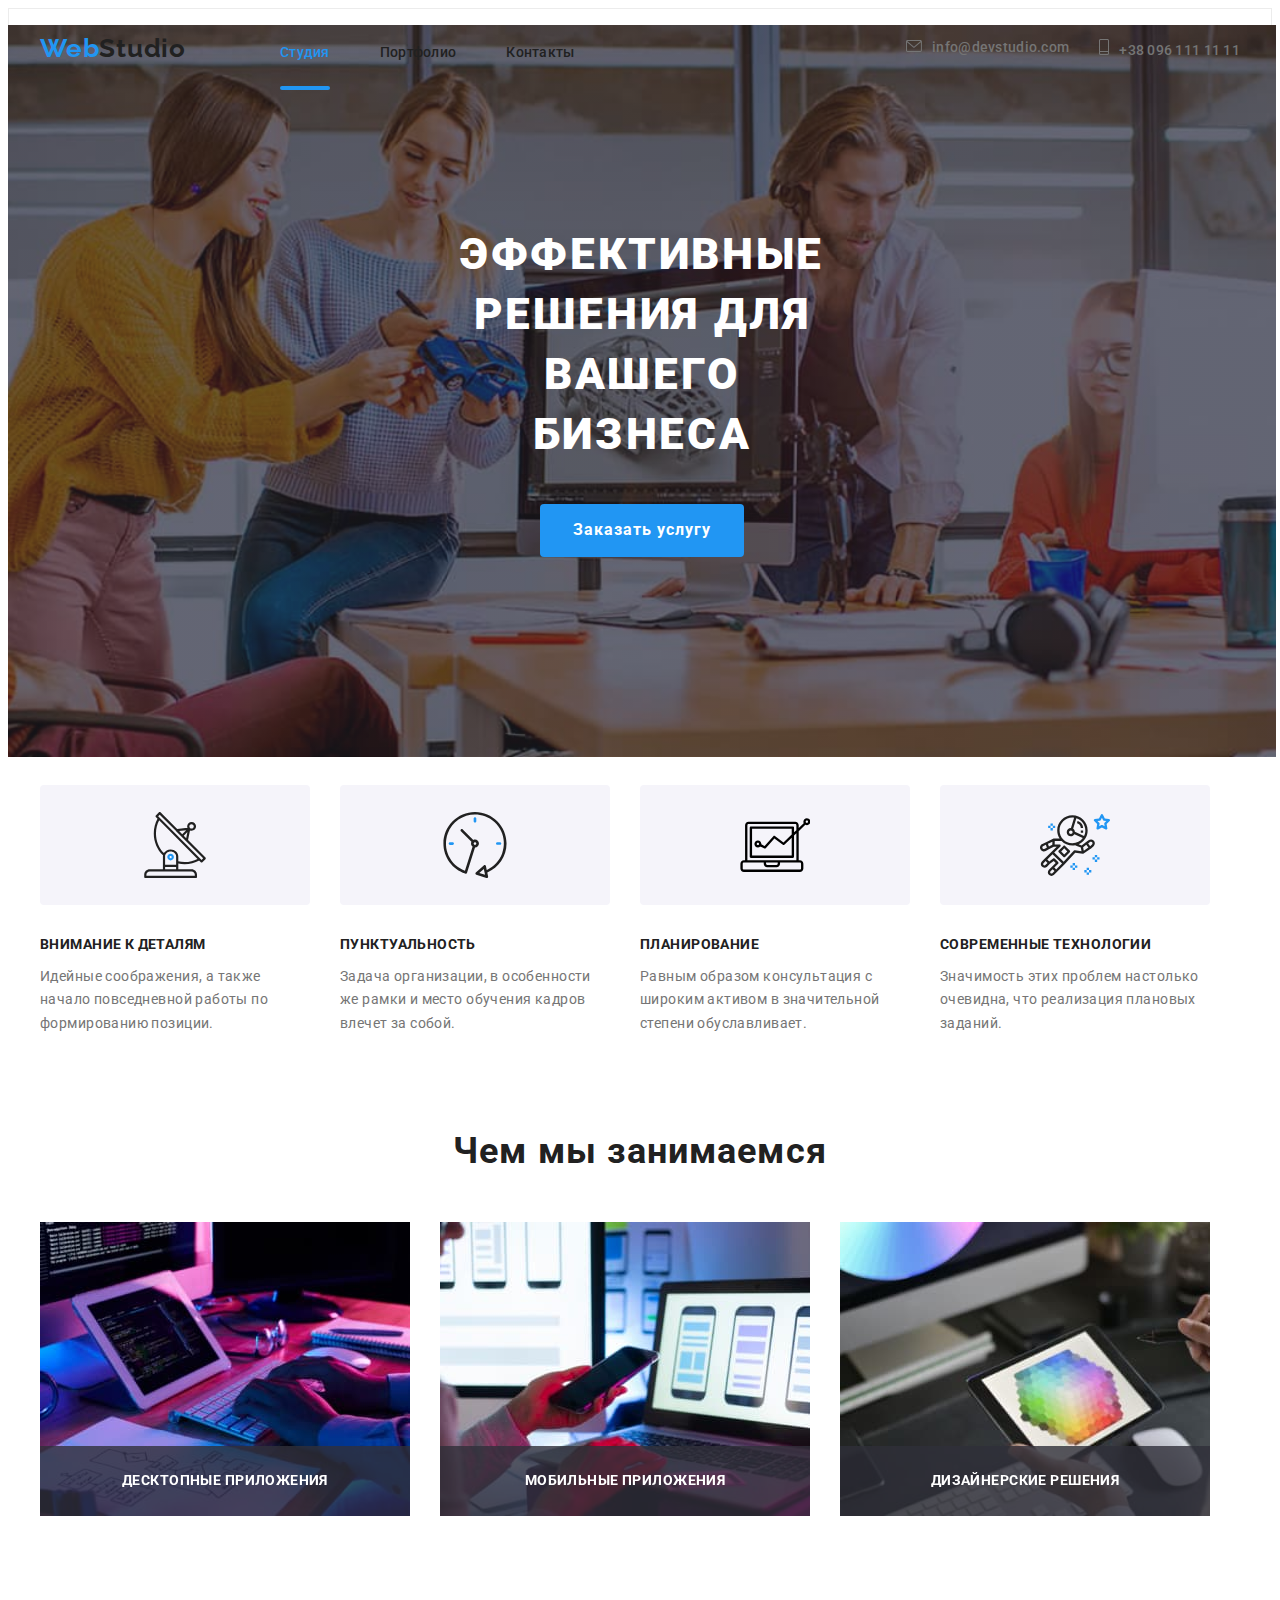
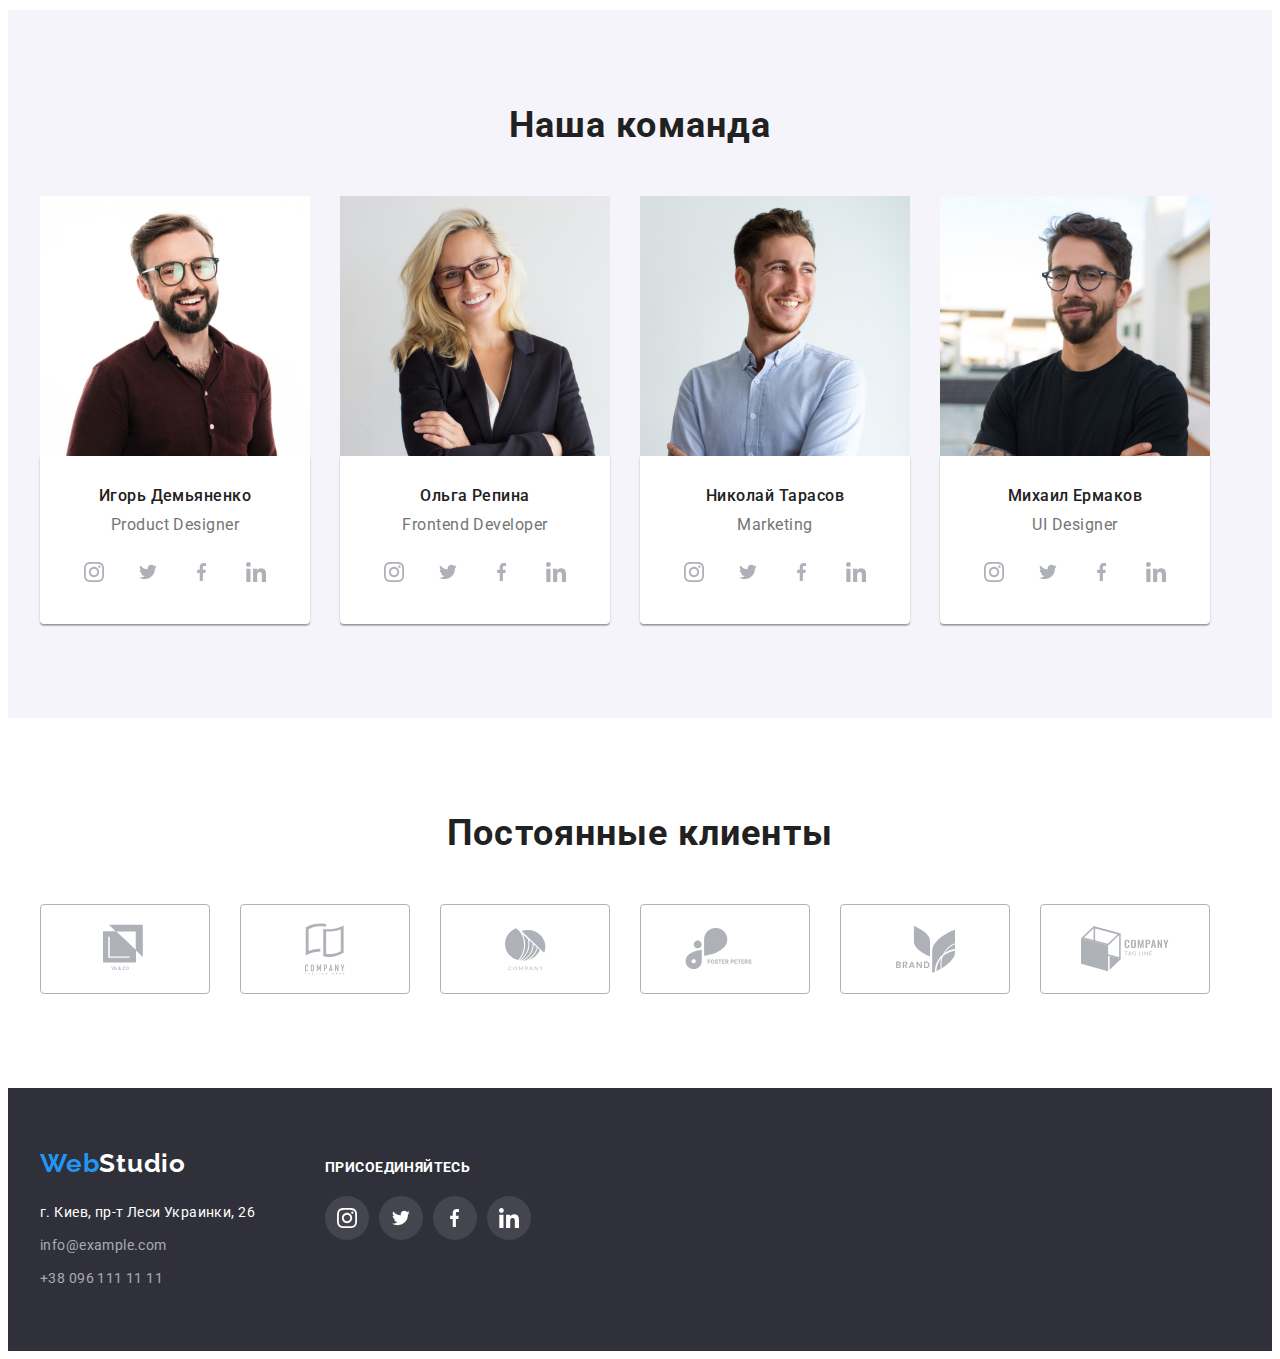
<file: index.html>
<!DOCTYPE html>
<html lang="ru">
<head>
    <meta charset="UTF-8">
    <meta name="viewport" content="width=device-width, initial-scale=1.0">
    <title>home-work-05</title>
    <link rel="preconnect" href="https://fonts.gstatic.com">
<link href="https://fonts.googleapis.com/css2?family=Raleway:wght@700&family=Roboto:wght@400;500;700;900&display=swap" rel="stylesheet">
<link rel="stylesheet" href="https://cdnjs.cloudflare.com/ajax/libs/modern-normalize/1.0.0/modern-normalize.min.css" integrity="sha512-ISS7cAi1PEhQ8jnbJpJZMd29NlhNj4AWYyLOSp2CE/CsHxTCu+r+t0D2yoJudVrd0/8fTVPUVDzY5Tvli75u/g==" crossorigin="anonymous" />
<!-- <link rel="stylesheet" href="./css/styles.css"> -->
    <link rel="stylesheet" href="./css/styles.css">

</head>
<body>
    
    <header class="contacts">        
    <!--Логотип-->
    <div class="container"> 
    <nav class="top-contacts">
       <a class="logo" href="#"><span class="first-part">Web</span><span class="second-part">Studio</span></a> 
       <!--Навигация-->       
        <ul class="site-nav">
            <li class="item"><a class="current-link" href="./index.html">Студия</a></li>
            <li class="item"><a class="link" href="./portfolio.html">Портфолио</a></li>
            <li class="item"><a class="contacts-link" href="#">Контакты</a></li>              
        </ul>
     </nav>
<ul class="auth-nav">
    
        <li class="top">
            <a class="link" href="mailto:info@devstudio.com">
                <svg class="top-icon" width="16px" height="12px">
                <use href="./images/symbol-defs.svg#.iconenvelope"></use>
            </svg>info@devstudio.com
        </a>
        </li>        
        <li class="top">           
            <a class="link our-contacts" href="tel:+380961111111">
                <svg class="top-icon" width="10px" height="16px">
                <use href="./images/symbol-defs.svg#.iconphone"></use>
            </svg>+38 096 111 11 11
        </a>        
    </li>
        </ul>
    </div> 

  </header>

   <main>       
             <!--секция-герой-->
             
         <section class="hero">
            <div class="hero-overlay">
        <h1 class="title">Эффективные решения для вашего бизнеса</h1>
        <a class="button" href="#">Заказать услугу</a>
    </div>
    </section>  
          
       <section class="review"> 
            <div class="container">
          <ul class="description">
              <li class="item">
                  <div class="review-box">
                <svg class="review-icon" width="66px" height="70px">
                    <use href="./images/symbol-defs.svg#.iconantenna"></use>
                </svg>
                </div>
                  <h3 class="title">Внимание к деталям</h3>
                <p class="content">Идейные соображения, а также начало повседневной работы по формированию позиции.</p>
            </li>
              <li class="item">
                <div class="review-box">
                <svg class="review-icon" width="66px" height="70px">
                    <use href="./images/symbol-defs.svg#.iconclock"></use>
                </svg>
                </div>
                  <h3 class="title">Пунктуальность</h3>
                  <p class="content">Задача организации, в особенности же рамки и место обучения кадров влечет за собой.</p>
              </li>
              <li class="item">
                <div class="review-box">
                <svg class="review-icon" width="70px" height="54px">
                    <use href="./images/symbol-defs.svg#.iconcomputer"></use>
                </svg>
                </div>
                  <h3 class="title">Планирование</h3>
                  <p class="content">Равным образом консультация с широким активом в значительной степени обуславливает.</p>
              </li>
              <li class="item">
                <div class="review-box">
                <svg class="review-icon" width="70px" height="70px">
                    <use href="./images/symbol-defs.svg#.iconastronaut"></use>
                </svg>
                </div>
                  <h3 class="title">Современные технологии</h3>
                  <p class="content">Значимость этих проблем настолько очевидна, что реализация плановых заданий.</p>
              </li>
            </ul>
        </div> 
    </section> 

           <section class="occupation"> 
                      
           <h2 class="exposition-title">Чем мы занимаемся</h2>          
           <ul class="images-list">
               <li class="item">
                   <div class="exposition-box">
                   <img src="./images/img(1).jpg" alt="Планшет с html разметкой" width="370" height="294">
                   <p class="occupation-positioning">Десктопные приложения</p>
               </div>
                </li>
               <li class="item">
                <div class="exposition-box">
                <img src="./images/img(2).jpg" alt="Ноутбук с изображением схем макетов на мобильных устройствах" width="370" height="294">
                    <p class="occupation-positioning">Мобильные приложения</p>
            </div>            
            </li>
               <li class="item">
                <div class="exposition-box">
                   <img src="./images/img(3).jpg" alt="Планшет с изображением палитры цветов" width="370" height="294">
                    <p class="occupation-positioning">Дизайнерские решения</p>
                </div>   
                </li> 
           </ul> 
                  
       </section>  

       <section class="our-team">

           <h2 class="our-team-title">Наша команда</h2>
           <div class="container">
           <ul class="team">
               <li class="clause">
                   <img src="images/ИгорьДемьяненко.jpg" alt="Игорь Демьяненко" width="270" height="260">
                   <div class="information">
                       <h3 class="title">Игорь Демьяненко</h3>
                       <p class="content">Product Designer</p>
                       <ul class="socials">
                       <li class="item">
                           <a class="socials-link" href="#">
                               <svg class="team-icon" width="20px" height="20px">
                                   <use href="./images/symbol-defs.svg#.iconinstagram">
                                </use>
                            </svg>
                        </a>
                        </li>
                        <li class="item">
                            <a class="socials-link" href="#">
                                <svg class="team-icon" width="20px" height="16px">
                                    <use href="./images/symbol-defs.svg#.icontwitter">
                                 </use>
                             </svg>
                         </a>
                         </li>
                         <li class="item">
                            <a class="socials-link" href="#">
                                <svg class="team-icon" width="10px" height="20px">
                                    <use href="./images/symbol-defs.svg#.iconfacebook">
                                 </use>
                             </svg>
                         </a>
                         </li>
                         <li class="item">
                            <a class="socials-link" href="#">
                                <svg class="team-icon" width="20px" height="20px">
                                    <use href="./images/symbol-defs.svg#.iconlinkedin">
                                 </use>
                             </svg>
                         </a>
                         </li>
                    </ul>
                   </div>
                   
               </li>
               <li class="clause">
                   <img src="images/ОльгаРепина.jpg" alt="Ольга Репина" width="270" height="260">
                   <div class="information">
                    <h3 class="title">Ольга Репина</h3>
                    <p class="content">Frontend Developer</p>
                    <ul class="socials">
                        <li class="item">
                            <a class="socials-link" href="#">
                                <svg class="team-icon" width="20px" height="20px">
                                    <use href="./images/symbol-defs.svg#.iconinstagram">
                                 </use>
                             </svg>
                         </a>
                         </li>
                         <li class="item">
                             <a class="socials-link" href="#">
                                 <svg class="team-icon" width="20px" height="16px">
                                     <use href="./images/symbol-defs.svg#.icontwitter">
                                  </use>
                              </svg>
                          </a>
                          </li>
                          <li class="item">
                             <a class="socials-link" href="#">
                                 <svg class="team-icon" width="10px" height="20px">
                                     <use href="./images/symbol-defs.svg#.iconfacebook">
                                  </use>
                              </svg>
                          </a>
                          </li>
                          <li class="item">
                             <a class="socials-link" href="#">
                                 <svg class="team-icon" width="20px" height="20px">
                                     <use href="./images/symbol-defs.svg#.iconlinkedin">
                                  </use>
                              </svg>
                          </a>
                          </li>
                     </ul>
                </div>
               </li>
               <li class="clause">
                   <img src="images/НиколайТарасов.jpg" alt="Николай Тарасов" width="270" height="260">
                   <div class="information">
                    <h3 class="title">Николай Тарасов</h3>
                    <p class="content">Marketing</p>
                    <ul class="socials">
                        <li class="item">
                            <a class="socials-link" href="#">
                                <svg class="team-icon" width="20px" height="20px">
                                    <use href="./images/symbol-defs.svg#.iconinstagram">
                                 </use>
                             </svg>
                         </a>
                         </li>
                         <li class="item">
                             <a class="socials-link" href="#">
                                 <svg class="team-icon" width="20px" height="16px">
                                     <use href="./images/symbol-defs.svg#.icontwitter">
                                  </use>
                              </svg>
                          </a>
                          </li>
                          <li class="item">
                             <a class="socials-link" href="#">
                                 <svg class="team-icon" width="10px" height="20px">
                                     <use href="./images/symbol-defs.svg#.iconfacebook">
                                  </use>
                              </svg>
                          </a>
                          </li>
                          <li class="item">
                             <a class="socials-link" href="#">
                                 <svg class="team-icon" width="20px" height="20px">
                                     <use href="./images/symbol-defs.svg#.iconlinkedin">
                                  </use>
                              </svg>
                          </a>
                          </li>
                     </ul>
                </div>
               </li>
               <li class="clause">
                   <img src="images/МихаилЕрмаков.jpg" alt="Михаил Ермаков" width="270" height="260">
                   <div class="information">
                    <h3 class="title">Михаил Ермаков</h3>
                    <p class="content">UI Designer</p>
                    <ul class="socials">
                        <li class="item">
                            <a class="socials-link" href="#">
                                <svg class="team-icon" width="20px" height="20px">
                                <use href="./images/symbol-defs.svg#.iconinstagram">
                                 </use>
                             </svg>
                         </a>
                         </li>
                         <li class="item">
                             <a class="socials-link" href="#">
                                 <svg class="team-icon" width="20px" height="16px">
                                     <use href="./images/symbol-defs.svg#.icontwitter">
                                  </use>
                              </svg>
                          </a>
                          </li>
                          <li class="item">
                             <a class="socials-link" href="#">
                                 <svg class="team-icon" width="10px" height="20px">
                                     <use href="./images/symbol-defs.svg#.iconfacebook">
                                  </use>
                              </svg>
                          </a>
                          </li>
                          <li class="item">
                             <a class="socials-link" href="#">
                                 <svg class="team-icon" width="20px" height="20px">
                                     <use href="./images/symbol-defs.svg#.iconlinkedin">
                                  </use>
                              </svg>
                          </a>
                          </li>
                     </ul>
                </div>
               </li>
           </ul> 
         </div>   
       </section>
       
       <section class="our-clients">
        <h3 class="title">Постоянные клиенты</h3>
        <div class="container">
        <ul class="standing-customer">
            <li class="item">
                <a class="client-link" href="#">
                    <svg class="customer-icon" width="44px" height="50px">
                        <use  href="./images/symbol-defs.svg#.iconlogo-1"></use>
                    </svg>
                </a>
            </li>
            <li class="item">
                <a class="client-link" href="#">
                    <svg class="customer-icon" width="40px" height="52px">
                        <use href="./images/symbol-defs.svg#.iconlogo-2"></use>
                    </svg>
                </a>
            </li>
            <li class="item">
                <a class="client-link" href="#">
                    <svg class="customer-icon" width="41px" height="43px">
                        <use href="./images/symbol-defs.svg#.iconlogo-3"></use>
                    </svg>
                </a>
            </li>
            <li class="item">
                <a class="client-link" href="#">
                    <svg class="customer-icon" width="80px" height="42px">
                        <use href="./images/symbol-defs.svg#.iconlogo-4"></use>
                    </svg>
                </a>
            </li>
            <li class="item">
                <a class="client-link" href="#">
                    <svg class="customer-icon" width="59px" height="47px">
                        <use href="./images/symbol-defs.svg#.iconlogo-5"></use>
                    </svg>
                </a>
            </li>
            <li class="item">
                <a class="client-link" href="#">
                    <svg class="customer-icon" width="88px" height="46px">
                        <use href="./images/symbol-defs.svg#.iconlogo-6"></use>
                    </svg>
                </a>
            </li>
        </ul>
    </div>

       </section>    
       
           </main> 
   <footer class="contacts-accent">
       <!--Логотип-->
       <div class="container-bottom">  
               
            <div class="adress-part"> 
    <a class="logo column" href="#"><span class="first-part">Web</span><span class="contrast">Studio</span></a>
       
    <address>
        <p class="location">г. Киев, пр-т Леси Украинки, 26</p>        
        <ul class="option">
            <li class="item"><a class="link" href="mailto:info@example.com">info@example.com</a></li>
           <li class="item"><a class="link" href="tel:+380961111111">+38 096 111 11 11</a></li>
        </ul>    
    </address> 
    </div>
     <div class="offer-part"> 
    <h3 class="offer-title">присоединяйтесь</h3>   
        <ul >
            <li class="footer-socials">
                <a class="footer-link" href="#">
                    <svg class="footer-icon" width="20px" height="20px">
                        <use href="./images/symbol-defs.svg#.iconinstagram">
                     </use>
                 </svg>
             </a>
             </li>
             <li class="footer-socials">
                 <a class="footer-link" href="#">
                     <svg class="footer-icon" width="20px" height="16px">
                         <use href="./images/symbol-defs.svg#.icontwitter">
                      </use>
                  </svg>
              </a>
              </li>
              <li class="footer-socials">
                 <a class="footer-link" href="#">
                     <svg class="footer-icon" width="10px" height="20px">
                         <use href="./images/symbol-defs.svg#.iconfacebook">
                      </use>
                  </svg>
              </a>
              </li>
              <li class="footer-socials">
                 <a class="footer-link" href="#">
                     <svg class="footer-icon" width="20px" height="20px">
                         <use href="./images/symbol-defs.svg#.iconlinkedin">
                      </use>
                  </svg>
              </a>
              </li>
         </ul>
        </div> 
</div> 
</footer>
<div class="backdrop is-hidden"></div>
<div class="modal is-hidden ">
    <button class="button-close">
        <svg width="11px" height="11px">
            <use href="./images/symbol-defs.svg#.iconVector-1"></use>
        </svg>
    </button>
</div>
<script src="./js/modal.js"></script>
</body>
</html>
</file>
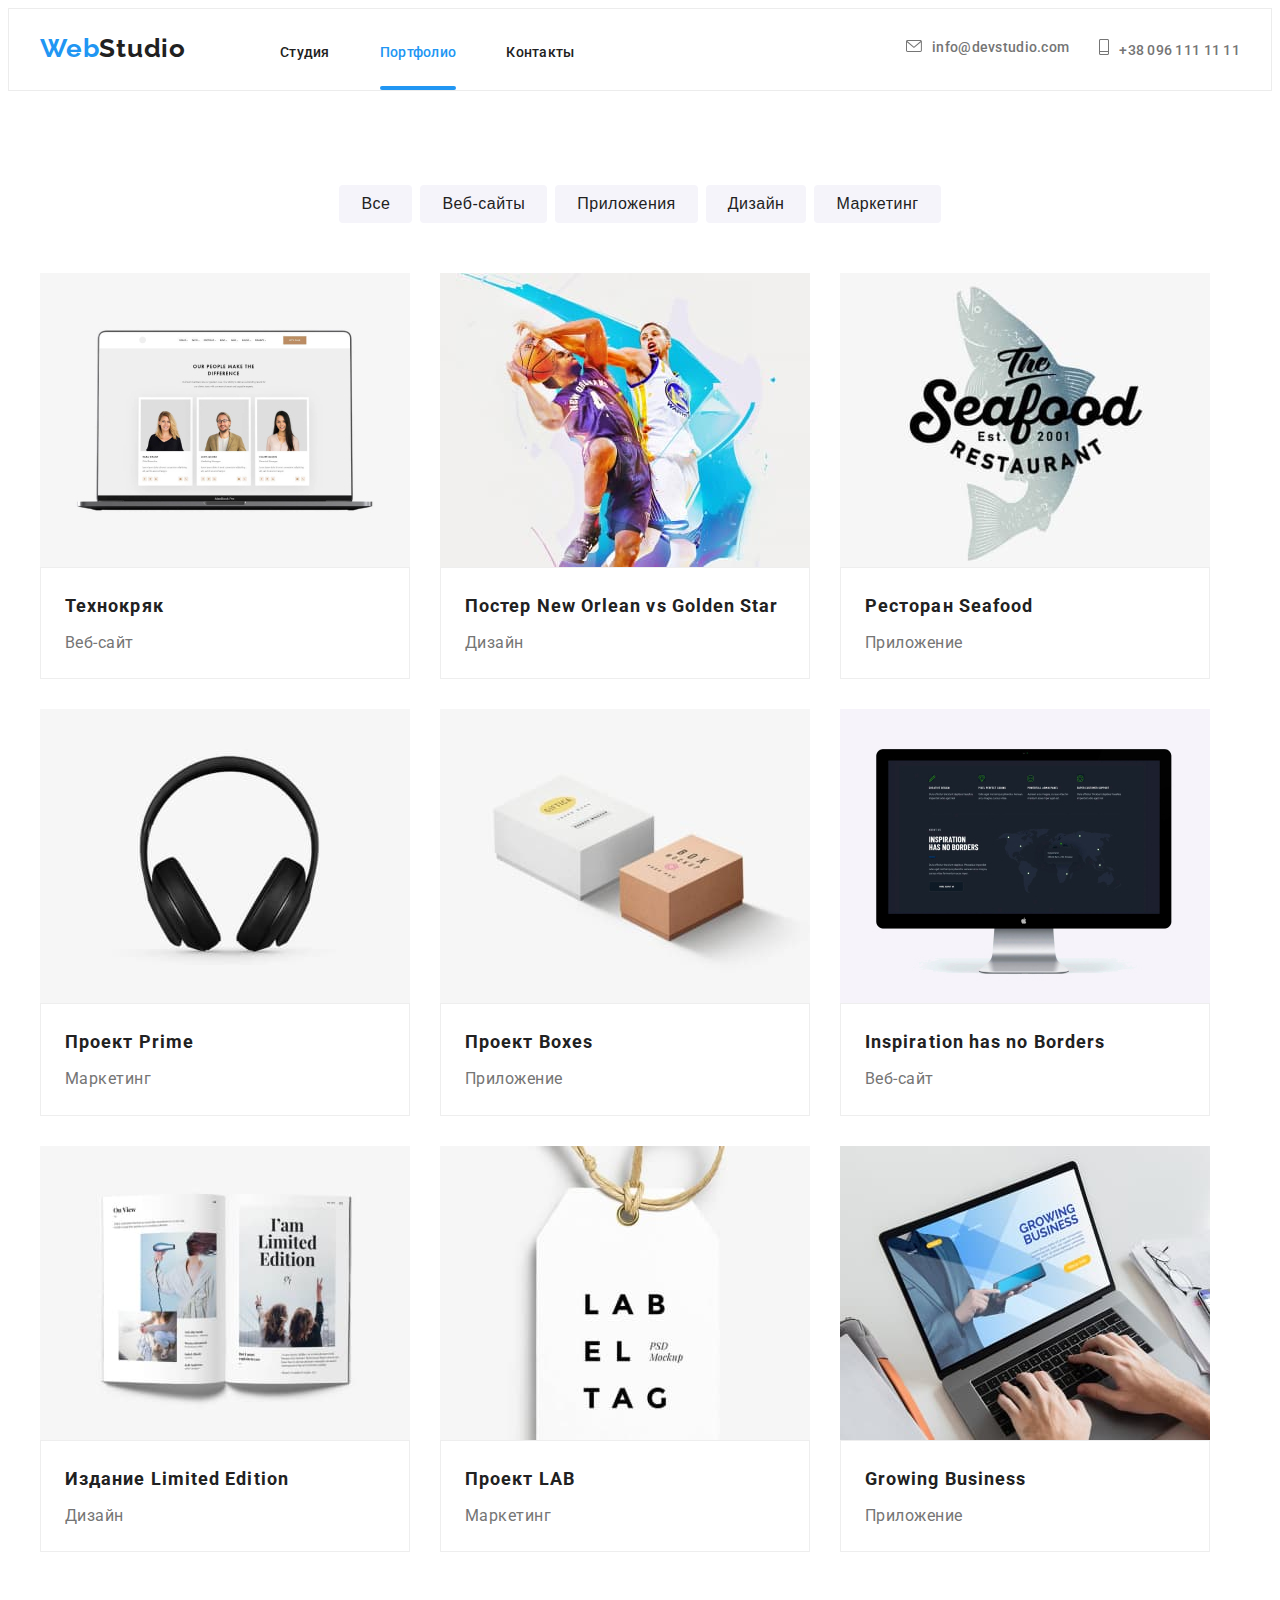
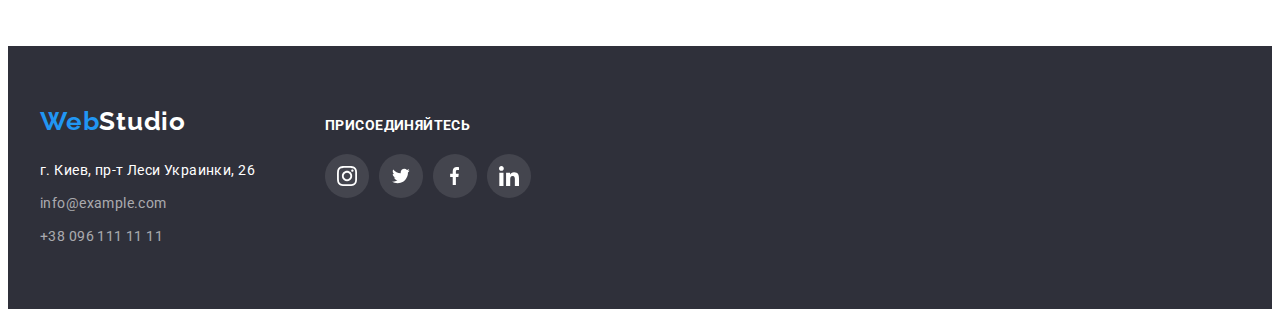
<file: portfolio.html>
<!DOCTYPE html>
<html lang="ru">
<head>
    <meta charset="UTF-8">
    <meta name="viewport" content="width=device-width, initial-scale=1.0">
    <title>home-work-05</title>
    <link rel="preconnect" href="https://fonts.gstatic.com">
<link href="https://fonts.googleapis.com/css2?family=Raleway:wght@700&family=Roboto:wght@400;500;700;900&display=swap" rel="stylesheet">
<link rel="stylesheet" href="https://cdnjs.cloudflare.com/ajax/libs/modern-normalize/1.0.0/modern-normalize.min.css" integrity="sha512-ISS7cAi1PEhQ8jnbJpJZMd29NlhNj4AWYyLOSp2CE/CsHxTCu+r+t0D2yoJudVrd0/8fTVPUVDzY5Tvli75u/g==" crossorigin="anonymous" />
    <link rel="stylesheet" href="./css/styles.css">
</head>
<body>
  
<header class="contacts">    
    <!--Логотип-->
    <div class="container">
        <nav class="top-contacts">
            <a class="logo" href="#"><span class="first-part">Web</span><span class="second-part">Studio</span></a>
            <!--Навигация-->
            <ul class="site-nav">
                <li class="item"><a class="link"  href="./index.html">Студия</a></li>
                <li class="item"><a class="current-link" href="./portfolio.html">Портфолио</a></li>
                <li class="item"><a class="contacts-link" href="#">Контакты</a></li>
            </ul>
        </nav>
        <ul class="auth-nav">
    
            <li class="top">                   
                    <a class="link" href="mailto:info@devstudio.com">
                        <svg class="top-icon" width="16px" height="12px">
                        <use href="./images/symbol-defs.svg#.iconenvelope"></use>
                    </svg>info@devstudio.com
                </a>    
                </li>    
            <li class="top">
                    <a class="link our-contacts" href="tel:+380961111111">
                        <svg class="top-icon" width="10px" height="16px">
                        <use href="./images/symbol-defs.svg#.iconphone"></use>
                    </svg>+38 096 111 11 11
                </a>               
            </li>
        </ul>
    </div>
        </header> 

        <main class="project-demonstration">  
            <section class="work-example">  
            <!--<h1>Примеры реализованных проектов</h1>-->
            <div class="example-container">
    <ul class="filter"> 
        <li class="item"><button class="type-button">Все</button></li> 
        <li class="item"><button class="type-button">Веб-сайты</button></li>
        <li class="item"><button class="type-button">Приложения</button></li>
        <li class="item"><button class="type-button">Дизайн</button></li>
        <li class="item"><button class="type-button">Маркетинг</button></li>
    </ul>   
            
        <ul class="example">
            <li class="item">
                <a class="link" href="#">
                <div class="thumb">                    
                <img
                 src="./images/Технокряк.jpg" alt="Ноутбук с изображением членов команды" width="370" height="294">
                
                <p class="text-overlay">Технокряк это современная площадка распространения коронавируса. Компании используют эту платформу для цифрового
                шпионажа и атак на защищённые сервера конкурентов.</p>
                </div>
            
                <div class="text">
                    <h3 class="title">Технокряк</h3>
                    <p class="content">Веб-сайт</p>
                </div>
                </a>
            </li>
            <li class="item">
                <a class="link" href="#">
                    <div class="thumb">
                <img 
                src="./images/ПостерNewOrleanvsGoldenStar.jpg" alt="Баскетболисты в процессе игры" width="370" height="294">
                <p class="text-overlay">Технокряк это современная площадка распространения коронавируса. Компании используют эту
                    платформу для цифрового
                    шпионажа и атак на защищённые сервера конкурентов.</p>
                </div>
                <div class="text">
                    <h3 class="title">Постер New Orlean vs Golden Star</h3>
                    <p class="content">Дизайн</p>
                </div>
                
                </a>
            </li>
            <li class="item">
                <a class="link" href="#">
                    <div class="thumb">
                <img 
                src="./images/РесторанSeafood.jpg" alt="Логотип ресторана в виде большой рыбы" width="370" height="294">
                <p class="text-overlay">Технокряк это современная площадка распространения коронавируса. Компании используют эту
                    платформу для цифрового
                    шпионажа и атак на защищённые сервера конкурентов.</p>
                </div>
                <div class="text">
                    <h3 class="title">Ресторан Seafood</h3>
                    <p class="content">Приложение</p>
                </div>
                </a>
            </li>
                <li class="item">
                    <a class="link" href="#">
                        <div class="thumb">
                    <img
                     src="./images/ПроектPrime.jpg" alt="Черные наушники" width="370" height="294">
                    <p class="text-overlay">Технокряк это современная площадка распространения коронавируса. Компании используют эту
                        платформу для цифрового
                        шпионажа и атак на защищённые сервера конкурентов.</p>
                    </div>
                    <div class="text">
                        <h3 class="title">Проект Prime</h3>
                        <p class="content">Маркетинг</p>
                    </div>
                    </a>
                </li> 
                
                <li class="item">
                    <a class="link" href="#">
                        <div class="thumb">
                    <img
                     src="./images/ПроектBoxes.jpg" alt="Белая и кремовая коробочки" width="370" height="294">
                    <p class="text-overlay">Технокряк это современная площадка распространения коронавируса. Компании используют эту
                        платформу для цифрового
                        шпионажа и атак на защищённые сервера конкурентов.</p>
                    </div>
                    <div class="text">
                        <h3 class="title">Проект Boxes</h3>
                        <p class="content">Приложение</p>
                    </div>
                    </a>
                </li> 
                <li class="item">
                    <a class="link" href="#">
                        <div class="thumb">
                    <img 
                    src="./images/InspirationhasnoBorders.jpg" alt="Монитор компьютера" width="370" height="294">
                    <p class="text-overlay">Технокряк это современная площадка распространения коронавируса. Компании используют эту
                        платформу для цифрового
                        шпионажа и атак на защищённые сервера конкурентов.</p>
                    </div>
                    <div class="text">
                        <h3 class="title">Inspiration has no Borders</h3>
                        <p class="content">Веб-сайт</p>
                    </div>
                    </a>
                </li> 
                <li class="item">
                    <a class="link" href="#">
                        <div class="thumb">
                    <img
                     src="./images/ИзданиеLimitedEdition.jpg" alt="Разворот книги с картинками" width="370" height="294">
                    <p class="text-overlay">Технокряк это современная площадка распространения коронавируса. Компании используют эту
                        платформу для цифрового
                        шпионажа и атак на защищённые сервера конкурентов.</p>
                    </div>
                    <div class="text">
                        <h3 class="title">Издание Limited Edition</h3>
                        <p class="content">Дизайн</p>
                    </div>
                    </a>
                </li> 
                <li class="item">
                    <a class="link" href="#">
                        <div class="thumb">
                    <img
                     src="./images/ПроектLAB.jpg" alt="Лейба для одежды" width="370" height="294">
                    <p class="text-overlay">Технокряк это современная площадка распространения коронавируса. Компании используют эту
                        платформу для цифрового
                        шпионажа и атак на защищённые сервера конкурентов.</p>
                    </div>
                    <div class="text">
                        <h3 class="title">Проект LAB</h3>
                        <p class="content">Маркетинг</p>
                    </div>
                    </a>
                </li> 
                <li class="item">
                    <a class="link" href="#">
                        <div class="thumb">
                    <img
                     src="./images/GrowingBusiness.jpg" alt="НоутбукБ на экране которого открыто приложение" width="370" height="294">
                    <p class="text-overlay">Технокряк это современная площадка распространения коронавируса. Компании используют эту
                        платформу для цифрового
                        шпионажа и атак на защищённые сервера конкурентов.</p>
                    </div>
                    <div class="text">
                        <h3 class="title">Growing Business</h3>
                        <p class="content">Приложение</p>
                    </div>
                    </a>
                </li>                             
        </ul> 
        </div>  
</section>    
       </main>
     
<footer class="contacts-accent">
    <!--Логотип-->
    <div class="container-bottom">

        <div class="adress-part">
            <a class="logo column" href="#"><span class="first-part">Web</span><span class="contrast">Studio</span></a>

            <address>
                <p class="location">г. Киев, пр-т Леси Украинки, 26</p>
                <ul class="option">
                    <li class="item"><a class="link" href="mailto:info@example.com">info@example.com</a></li>
                    <li class="item"><a class="link" href="tel:+380961111111">+38 096 111 11 11</a></li>
                </ul>
            </address>
        </div>
        <div class="offer-part">
            <h3 class="offer-title">присоединяйтесь</h3>
            <ul>
                <li class="footer-socials">
                    <a class="footer-link" href="#">
                        <svg class="footer-icon" width="20px" height="20px">
                            <use href="./images/symbol-defs.svg#.iconinstagram">
                            </use>
                        </svg>
                    </a>
                </li>
                <li class="footer-socials">
                    <a class="footer-link" href="#">
                        <svg class="footer-icon" width="20px" height="16px">
                            <use href="./images/symbol-defs.svg#.icontwitter">
                            </use>
                        </svg>
                    </a>
                </li>
                <li class="footer-socials">
                    <a class="footer-link" href="#">
                        <svg class="footer-icon" width="10px" height="20px">
                            <use href="./images/symbol-defs.svg#.iconfacebook">
                            </use>
                        </svg>
                    </a>
                </li>
                <li class="footer-socials">
                    <a class="footer-link" href="#">
                        <svg class="footer-icon" width="20px" height="20px">
                            <use href="./images/symbol-defs.svg#.iconlinkedin">
                            </use>
                        </svg>
                    </a>
                </li>
            </ul>
        </div>
    </div>
</footer>
<script src="./js/modal.js"></script>
</body>
</html>
</file>
<file: css/styles.css>
:root {
  --primary-text-color: #757575;
  --title-text-color: #212121;
  --accent-color: #2196f3;
  --overlay-color: rgba(33, 150, 243, 0.9);
  --title-accent: #ffffff;
  --background-strong-accent: #2f303a;
  --background-sоft-accent: #f5f4fa;
  --background: #ffffff;
  --logo-color: #afb1b8;
  --footer-link: rgba(255, 255, 255, 0.1);
  --timing-funktion: cubic-bezier(0.4, 0, 0.2, 1);
}

a {
  text-decoration: none;
}
body {
  color: var(--primary-text-color);

  font-family: "Roboto", "Raleway", sans-serif;
  font-weight: 400;
  font-size: 14px;
  line-height: 2;
  letter-spacing: 0.03em;
}

h1,
h2,
h3 {
  color: var(--title-text-color);
  margin: 0;
}

ul {
  list-style: none;
  display: flex;
  padding-inline-start: 0px;
  margin: 0px;
}

nav {
  display: flex;
}

img {
  display: block;
  max-width: 100%;
  height: auto;
}

address {
  font-style: normal;
}
p {
  margin: 0;
}

.top-contacts {
  align-items: baseline;
}

.container {
  display: flex;
  width: 1200px;
  padding-left: 15px;
  padding-right: 15px;
  margin-right: auto;
  margin-left: auto;
}

.container-bottom {
  display: flex;
  justify-content: start;
  align-items: baseline;
  width: 1200px;
  padding-left: 15px;
  padding-right: 15px;
  margin-right: auto;
  margin-left: auto;
}

.filter-container {
  display: block;
  width: 1200px;
  padding-left: 15px;
  padding-right: 15px;
  margin-right: auto;
  margin-left: auto;
}

.example-container {
  display: block;
  width: 1200px;
  padding-left: 15px;
  padding-right: 15px;
  margin-right: auto;
  margin-left: auto;
}

.back {
  background-color: var(--background);
}

.back-soft {
  background-color: var(--background-sоft-accent);
}

.hero {
  background-color: var(--background-strong-accent);
  display: flex;
  flex-direction: column;
  align-items: center;
  justify-content: center;
  text-align: center;
  max-width: 1600px;
  height: 600px;
  margin-left: auto;
  margin-right: auto;
}
/* Стилизация блока героя */

.hero-overlay {
  height: 600px;
  max-width: 1600px;
  background-image: linear-gradient(
      to right,
      rgba(47, 48, 58, 0.4),
      rgba(47, 48, 58, 0.4)
    ),
    url(../images/Герой.jpg);

  padding-top: 200px;
  padding-bottom: 200px;
  margin-left: auto;
  margin-right: auto;
  background-size: cover;
  background-repeat: no-repeat;
  background-position: center;
}

.hero .title {
  color: var(--title-accent);
  font-weight: 900;
  font-size: 44px;
  line-height: 1.36;
  letter-spacing: 0.06em;
  text-transform: uppercase;
  padding-left: 452px;
  padding-right: 452px;
  margin-bottom: 40px;
}

.hero .button {
  color: var(--title-accent);
  background-color: var(--accent-color);
  text-decoration: none;
  font-weight: 700;
  letter-spacing: 0.06em;
  font-size: 16px;
  line-height: 1.9;

  display: inline-block;
  border: 1px solid transparent;
  border-radius: 4px;

  padding-top: 10px;
  padding-bottom: 10px;
  padding-right: 32px;
  padding-left: 32px;
}

.contacts {
  color: var(--title-text-color);
  background-color: var(--title-accent);
  border: 1px solid #ececec;

  font-weight: 500;
  font-size: 14px;
  line-height: 16px;
  letter-spacing: 0.02em;
}

.contacts .link {
  color: var(--title-text-color);
  text-decoration: none;
}

.contacts-accent .link:hover,
.contacts-accent .link:focus,
.contacts .top-contacts .link:hover,
.contacts .top-contacts .link:focus {
  color: var(--accent-color);
}

.contacts .top-contacts .link {
  color: var(--title-text-color);
}

.top-contacts .logo {
  text-decoration: none;
  font-family: "Raleway", sans-serif;
  font-weight: 700;
  font-size: 26px;
  line-height: 1.19;
  letter-spacing: 0.03em;
  padding-top: 24px;
  padding-bottom: 25px;

  display: inline-block;
  position: relative;
  transition-property: opacity, transform;
  transition-duration: 250ms;
  transition-timing-function: var(--timing-funktion);
}

.top-contacts .logo ::after {
  content: "";
  position: absolute;
  display: block;
  width: 100%;
  height: 4px;
  border-radius: 2px;
  background-color: var(--accent-color);
  left: 0;
  bottom: 0;
  opacity: 0;
}

.top-contacts .logo:hover ::after,
.top-contacts .logo:focus ::after {
  opacity: 1;
}

.contacts-accent .logo {
  text-decoration: none;
  font-family: "Raleway", sans-serif;
  font-weight: 700;
  font-size: 26px;
  line-height: 1.19;
  letter-spacing: 0.03em;
}

.logo > .first-part {
  color: var(--accent-color);
}

.logo > .second-part {
  color: var(--title-text-color);
}

.logo .contrast {
  color: var(--title-accent);
}

.site-nav .item:not(:first-child) {
  margin-left: 50px;
}

.site-nav {
  margin-left: 94px;
}

.site-nav .link {
  padding-bottom: 30px;
  padding-top: 30px;

  display: inline-block;
  position: relative;
  transition-property: opacity, color;
  transition-duration: 250ms;
  transition-timing-function: var(--timing-funktion);
}

.auth-nav {
  margin-left: auto;
}

.auth-nav .link {
  color: var(--primary-text-color);
  display: inline-block;
  padding-top: 30px;
  padding-bottom: 30px;

  display: inline-block;
  position: relative;
  transition-property: opacity, color;
  transition-duration: 250ms;
  transition-timing-function: var(--timing-funktion);
}

.auth-nav .link::after {
  content: "";
  position: absolute;
  display: block;
  width: 100%;
  height: 4px;
  border-radius: 2px;
  background-color: var(--accent-color);
  left: 0;
  bottom: 0;
  opacity: 0;
}

.auth-nav .link:hover::after,
.auth-nav .link:focus::after {
  opacity: 1;
}

.auth-nav .link:hover,
.auth-nav .link:focus {
  color: var(--accent-color);
}

.auth-nav .top {
  margin-left: 30px;
}

.auth-nav .top-icon {
  margin-right: 10px;
  fill: currentColor;
}

.type-button {
  font-weight: 500;
  font-size: 16px;
  line-height: 1.62;

  text-align: center;
  letter-spacing: 0.03em;
  color: var(--title-text-color);
  background-color: var(--background-sоft-accent);
  border: transparent;
  border-radius: 4px;
  padding-top: 6px;
  padding-bottom: 6px;
  padding-right: 22px;
  padding-left: 22px;
  transition-property: color, background-color, box-shadow;
  transition-duration: 250ms;
  transition-timing-function: var(--timing-funktion);
}

.type-button:hover,
.type-button:focus {
  background-color: var(--accent-color);
  color: var(--title-accent);
  box-shadow: 0px 3px 1px rgba(0, 0, 0, 0.1), 0px 1px 2px rgba(0, 0, 0, 0.08),
    0px 2px 2px rgba(0, 0, 0, 0.12);
}

.description .item {
  max-width: 270px;
}

.description .item:not(:first-child) {
  margin-left: 30px;
}

.review-icon {
  display: block;
}

.review {
  background-color: var(--background);
  padding-top: 94px;
  padding-bottom: 94px;
  max-width: 1600px;
  margin-right: auto;
  margin-left: auto;
}

.review-box {
  display: flex;
  justify-content: center;
  align-items: center;
  width: 270px;
  height: 120px;
  background: var(--background-sоft-accent);
  border: transparent;
  border-radius: 4px;
  margin-bottom: 30px;
}

.description .title {
  font-weight: 700;
  font-size: 14px;
  line-height: 1.4;
  letter-spacing: 0.03em;
  text-transform: uppercase;
  margin-bottom: 10px;
}

.description .content {
  font-weight: 400;
  font-size: 14px;
  line-height: 1.7;
  letter-spacing: 0.03em;
}

.occupation {
  background-color: var(--background);
  padding-bottom: 94px;
  max-width: 1600px;
  margin-right: auto;
  margin-left: auto;
}

.exposition-title {
  display: block;
  font-weight: 700;
  font-size: 36px;
  line-height: 1.17;
  text-align: center;
  letter-spacing: 0.03em;
  margin-bottom: 50px;
}

.exposition-box {
  position: relative;
  height: 294px;
}

.occupation-positioning {
  display: flex;
  position: relative;
  left: 0;
  bottom: 70px;
  align-items: center;
  justify-content: center;
  padding-bottom: 27px;
  padding-top: 27px;
  font-weight: 700;
  font-size: 14px;
  line-height: 1.14;
  text-align: center;
  letter-spacing: 0.03em;
  text-transform: uppercase;
  color: var(--title-accent);
  z-index: 1;
}

.occupation-positioning::before {
  content: "";
  width: 370px;
  height: 70px;
  background: rgba(47, 48, 58, 0.8);
  z-index: -1;

  position: absolute;
  top: 0;
  left: 0;
  width: 100%;
  height: 100%;
}

.images-list .item:not(:first-child) {
  margin-left: 30px;
}

.images-list {
  display: flex;
  width: 1200px;
  padding-left: 15px;
  padding-right: 15px;
  margin-right: auto;
  margin-left: auto;
}

.our-team {
  background-color: var(--background-sоft-accent);
  padding-top: 94px;
  padding-bottom: 94px;
  max-width: 1600px;
  margin-right: auto;
  margin-left: auto;
}

.socials-link {
  box-sizing: border-box;
  background-position: center;
  background-color: var(--background);
  padding: 0;
  border: none;
  border-radius: 50%;
  display: flex;
  justify-content: center;
  align-items: center;
  width: 44px;
  height: 44px;

  transition-property: background-color;
  transition-duration: 250ms;
  transition-timing-function: var(--timing-funktion);
}

.socials-link:hover,
.socials-link:focus {
  background-color: var(--accent-color);
}

.team-icon {
  fill: var(--logo-color);
  transition-property: fill;
  transition-duration: 250ms;
  transition-timing-function: var(--timing-funktion);
}

.socials-link:hover .team-icon,
.socials-link:focus .team-icon {
  fill: var(--title-accent);
}

.socials {
  justify-content: center;
}

.socials .item {
  margin-left: 10px;
}

.socials .item:first-child {
  margin-left: 0px;
}

/* Оформление секции "Наши клиенты" */
.client-link {
  box-sizing: border-box;
  border: 1px solid;
  border-color: var(--logo-color);
  border-radius: 4px;
  background-position: center;
  padding: 0;
  display: flex;
  justify-content: center;
  align-items: center;
  width: 170px;
  height: 90px;

  transition-property: border-color;
  transition-duration: 250ms;
  transition-timing-function: var(--timing-funktion);
}

.standing-customer > .item {
  margin-left: 30px;
}

.standing-customer > .item:first-child {
  margin-left: 0px;
}

.customer-icon {
  fill: var(--logo-color);
  transition-property: fill;
  transition-duration: 250ms;
  transition-timing-function: var(--timing-funktion);
}

.client-link:hover,
.client-link:focus {
  border-color: var(--accent-color);
}

.client-link:hover .customer-icon,
.client-link:focus .customer-icon {
  fill: var(--accent-color);
}

.clause {
  width: 270px;
}

.team .clause:not(:first-child) {
  margin-left: 30px;
}

.our-team-title {
  font-weight: 700;
  font-size: 36px;
  line-height: 1.17;
  text-align: center;
  letter-spacing: 0.03em;
  display: block;
  margin-bottom: 50px;
}
.our-clients {
  padding-top: 94px;
  padding-bottom: 94px;
  max-width: 1600px;
  margin-right: auto;
  margin-left: auto;
}

.our-clients .title {
  font-weight: 700;
  font-size: 36px;
  line-height: 1.17;
  text-align: center;
  letter-spacing: 0.03em;
  display: block;
  margin-bottom: 50px;
}

/* Оформление футера */

.contrast-accent .logo {
  margin-bottom: 20px;
}

address {
  margin-top: 20px;
}

.location {
  white-space: nowrap;
  color: var(--title-accent);
  font-weight: 400;
  font-size: 14px;
  line-height: 1.7;
  letter-spacing: 0.03em;
  margin-bottom: 9px;
}

.option {
  display: block;
}

.option .link {
  font-weight: 400;
  font-size: 14px;
  line-height: 1.7;
  letter-spacing: 0.03em;
  color: rgba(255, 255, 255, 0.6);
  text-decoration: none;

  transition-property: color;
  transition-duration: 250ms;
  transition-timing-function: var(--timing-funktion);
}

.option .item {
  font-weight: 400;
  font-size: 14px;
  line-height: 1.71;
  letter-spacing: 0.03em;

  color: rgba(255, 255, 255, 0.6);

  margin-bottom: 9px;
}

.option .item:last-child {
  margin-bottom: 0px;
}

.offer-title {
  font-weight: 700;
  font-size: 14px;
  line-height: 1.14;
  letter-spacing: 0.03em;
  text-transform: uppercase;
  margin-bottom: 20px;

  color: var(--title-accent);
}

.offer-part {
  margin-left: 70px;
}

.footer-link {
  box-sizing: border-box;
  background-position: center;
  background-color: var(--footer-link);
  border: none;
  border-radius: 50%;
  display: flex;
  justify-content: center;
  align-items: center;
  width: 44px;
  height: 44px;

  transition-property: background-color;
  transition-duration: 250ms;
  transition-timing-function: var(--timing-funktion);
}
.footer-link:hover,
.footer-link:focus {
  background-color: var(--accent-color);
}
.footer-icon {
  fill: var(--title-accent);
}

.footer-socials {
  margin-left: 10px;
}

.footer-socials:first-child {
  margin-left: 0;
}

.information {
  padding-top: 30px;
  padding-bottom: 30px;
  padding-left: 5px;
  padding-right: 5px;
}

.team .information {
  text-align: center;
  background: var(--background);
  box-shadow: 0px 1px 3px rgba(0, 0, 0, 0.12), 0px 1px 1px rgba(0, 0, 0, 0.14),
    0px 2px 1px rgba(0, 0, 0, 0.2);
  border-radius: 0px 0px 4px 4px;
}

.information .title {
  font-weight: 500;
  font-size: 16px;
  line-height: 1.19;
  letter-spacing: 0.03em;
  text-align: center;

  margin-bottom: 10px;
}

.information .content {
  font-weight: 400;
  font-size: 16px;
  line-height: 1.19;

  text-align: center;
  letter-spacing: 0.03em;
  margin-bottom: 16px;
}

.project-demonstration {
  background-color: var(--background);
}

.work-example {
  padding-top: 94px;
  padding-bottom: 94px;
  max-width: 1600px;
  margin-right: auto;
  margin-left: auto;
}

.example .item {
  width: 370px;
  margin-left: 30px;
  margin-bottom: 30px;
}

.example .item:nth-child(3n + 1) {
  margin-left: 0;
}

.example .item:nth-last-child(-n + 3) {
  margin-bottom: 0;
}

.example .text {
  background: var(--background);
  border: 1px solid #eeeeee;
  box-sizing: border-box;
}

.text {
  padding-top: 20px;
  padding-bottom: 20px;
  padding-right: 24px;
  padding-left: 24px;
}

.text .title {
  margin-bottom: 4px;
}

.example {
  display: flex;
  flex-wrap: wrap;
}
.example .title {
  font-weight: 700;
  font-size: 18px;
  line-height: 2;
  letter-spacing: 0.06em;
}

.example .content {
  font-weight: 400;
  font-size: 16px;
  line-height: 1.9;
  letter-spacing: 0.03em;
  color: var(--primary-text-color);
}

.example .link {
  display: block;

  transition-property: box-shadow;
  transition-duration: 250ms;
  transition-timing-function: var(--timing-funktion);
}

.example-box {
  position: relative;
}

.thumb {
  position: relative;

  overflow: hidden;
  background-color: var(--background);
}

.thumb > .text-overlay {
  top: 0;
  right: 0;
  position: absolute;
  width: 100%;
  height: 100%;
  padding-top: 63px;
  padding-bottom: 63px;
  padding-left: 24px;
  padding-right: 24px;
  color: var(--title-accent);
  background-color: var(--overlay-color);
  transform: translateY(100%);
  transition: transform 250ms;
  transition-timing-function: var(--timing-funktion);
}

.example .link:hover .text-overlay {
  transform: translateY(0);
}

.example .link:hover {
  box-shadow: 0px 1px 1px rgba(0, 0, 0, 0.12), 0px 4px 4px rgba(0, 0, 0, 0.06),
    1px 4px 6px rgba(0, 0, 0, 0.16);
}

.contacts-accent {
  background-color: var(--background-strong-accent);
  display: block;
  padding-top: 60px;
  padding-bottom: 60px;
  max-width: 1600px;
  margin-right: auto;
  margin-left: auto;
}

.current-link {
  position: relative;
  color: var(--accent-color);
  text-decoration: none;
  padding-top: 30px;
  padding-bottom: 30px;

  display: inline-block;
}

.current-link::after {
  content: "";
  position: absolute;
  display: block;
  width: 100%;
  height: 4px;
  border-radius: 2px;
  background-color: var(--accent-color);
  left: 0;
  bottom: 0;
  opacity: 1;
}

.contacts-link {
  color: var(--title-text-color);
  text-decoration: none;
  padding-top: 30px;
  padding-bottom: 30px;

  display: inline-block;
  position: relative;
  transition-property: opacity;
  transition-duration: 250ms;
  transition-timing-function: var(--timing-funktion);
}

.contacts-link::after {
  content: "";
  position: absolute;
  display: block;
  width: 100%;
  height: 4px;
  border-radius: 2px;
  background-color: var(--accent-color);
  left: 0;
  bottom: 0;
  opacity: 0;
}

.contacts-link:hover::after,
.contacts-link:focus::after {
  opacity: 1;
}

.filter {
  justify-content: center;
  margin-bottom: 50px;
}
.filter .item {
  margin-left: 8px;
}
.filter .item:first-child {
  margin-left: 0px;
}

.backdrop {
  position: fixed;
  top: 0;
  left: 0;
  width: 100%;
  height: 100%;
  background-color: rgba(0, 0, 0, 0.2);
}

.backdrop.is-hidden,
.modal.is-hidden {
  opacity: 0;
  pointer-events: none;
}

.modal {
  position: absolute;
  top: 50%;
  left: 50%;
  transform: translate(-50%, -50%);
  min-width: 528px;
  min-height: 581px;
  background-color: var(--background);
  transform: scale(1.25);
  transition-duration: 250ms;
  transition-timing-function: var(--timing-funktion);
}

.button-close {
  position: absolute;
  top: 8px;
  right: 8px;
  height: 30px;
  width: 30px;
  border: 1px solid;
  border-radius: 50%;
  color: var(--primary-text-color);
  background-color: var(--background);
}
</file>
